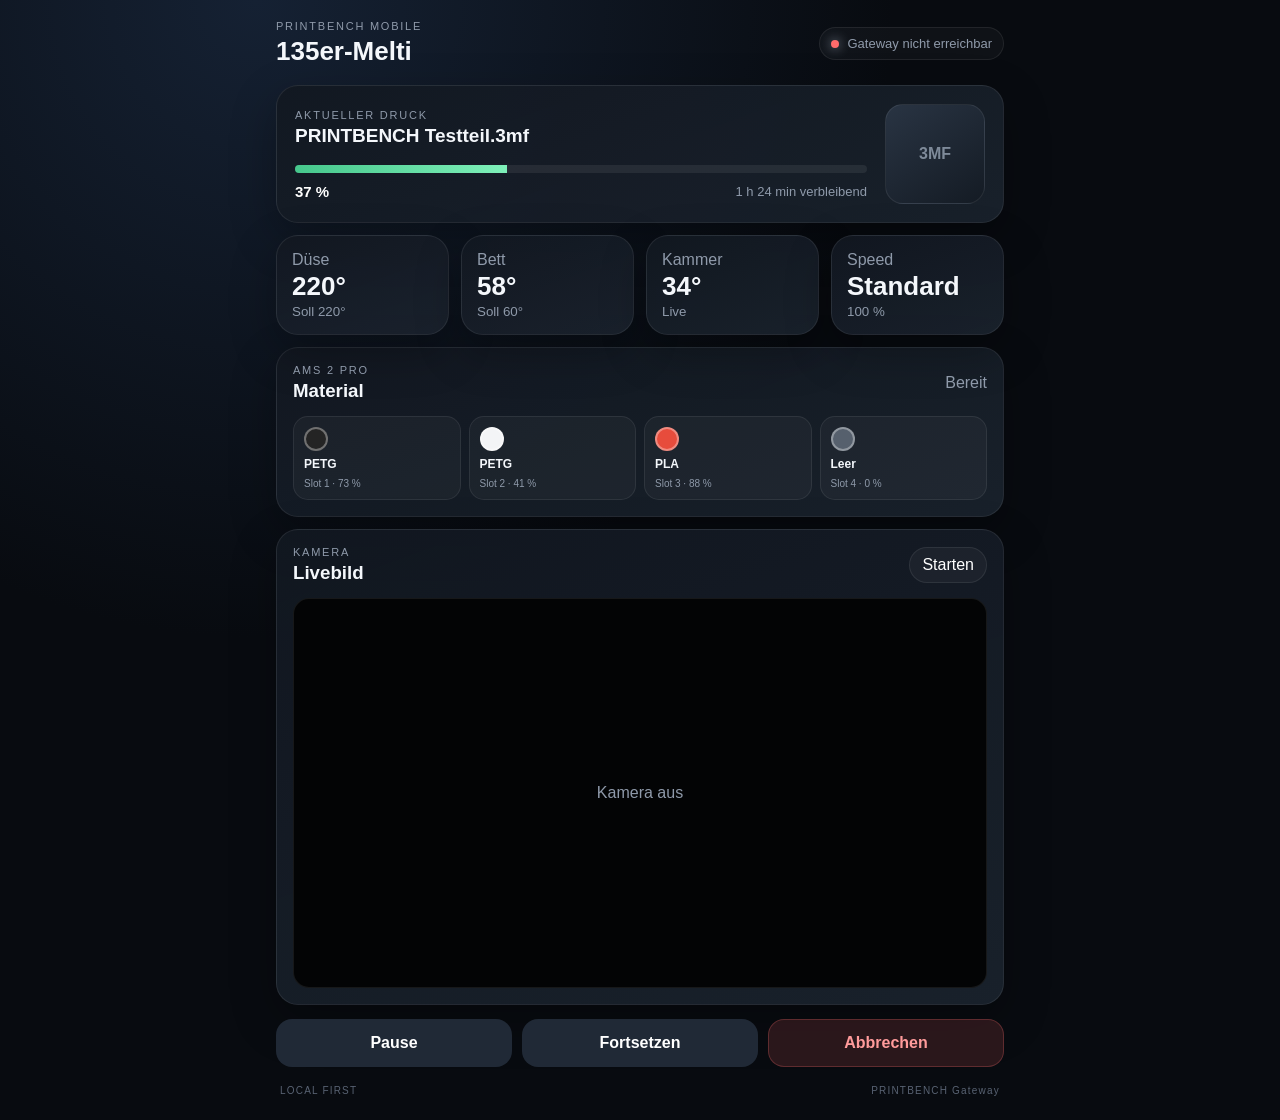
<file: mobile/index.html>
<!doctype html>
<html lang="de">
<head>
  <meta charset="utf-8" />
  <meta name="viewport" content="width=device-width, initial-scale=1, viewport-fit=cover" />
  <meta name="theme-color" content="#0b0f14" />
  <meta name="apple-mobile-web-app-capable" content="yes" />
  <meta name="apple-mobile-web-app-status-bar-style" content="black-translucent" />
  <meta name="apple-mobile-web-app-title" content="PRINTBENCH" />
  <link rel="manifest" href="./manifest.webmanifest" />
  <link rel="stylesheet" href="./styles.css" />
  <title>PRINTBENCH Mobile</title>
</head>
<body>
  <main class="app-shell">
    <header class="topbar">
      <div>
        <p class="eyebrow">PRINTBENCH MOBILE</p>
        <h1 id="printerName">135er-Melti</h1>
      </div>
      <div class="status-pill" id="connectionState"><span class="dot"></span><span>Verbinde…</span></div>
    </header>

    <section class="hero card">
      <div class="hero-copy">
        <p class="label">Aktueller Druck</p>
        <h2 id="jobName">Kein aktiver Druck</h2>
        <div class="progress-track"><div id="progressBar" class="progress-bar"></div></div>
        <div class="hero-meta">
          <strong id="progressText">0 %</strong>
          <span id="remainingTime">Bereit</span>
        </div>
      </div>
      <div class="preview" id="preview"><span>3MF</span></div>
    </section>

    <section class="metrics-grid">
      <article class="metric card"><span>Düse</span><strong id="nozzleTemp">--°</strong><small id="nozzleTarget">Soll --°</small></article>
      <article class="metric card"><span>Bett</span><strong id="bedTemp">--°</strong><small id="bedTarget">Soll --°</small></article>
      <article class="metric card"><span>Kammer</span><strong id="chamberTemp">--°</strong><small>Live</small></article>
      <article class="metric card"><span>Speed</span><strong id="speedLevel">--</strong><small id="speedPercent">-- %</small></article>
    </section>

    <section class="card section-card">
      <div class="section-head"><div><p class="label">AMS 2 Pro</p><h3>Material</h3></div><span id="amsStatus" class="muted">–</span></div>
      <div id="amsSlots" class="ams-grid"></div>
    </section>

    <section class="card section-card camera-card">
      <div class="section-head"><div><p class="label">Kamera</p><h3>Livebild</h3></div><button id="cameraToggle" class="ghost-button" type="button">Starten</button></div>
      <div id="cameraViewport" class="camera-viewport"><span>Kamera aus</span></div>
    </section>

    <section class="actions">
      <button id="pauseButton" class="action secondary" type="button">Pause</button>
      <button id="resumeButton" class="action secondary" type="button">Fortsetzen</button>
      <button id="stopButton" class="action danger" type="button">Abbrechen</button>
    </section>

    <footer class="footer">
      <span>LOCAL FIRST</span>
      <span id="gatewayLabel">PRINTBENCH Gateway</span>
    </footer>
  </main>
  <script type="module" src="./app.js"></script>
</body>
</html>
</file>
<file: mobile/styles.css>
:root {
  color-scheme: dark;
  font-family: Inter, ui-sans-serif, -apple-system, BlinkMacSystemFont, "Segoe UI", sans-serif;
  background: #080b10;
  color: #f4f7fb;
  --panel: rgba(18, 24, 33, 0.92);
  --panel-2: rgba(27, 35, 46, 0.9);
  --line: rgba(255,255,255,.08);
  --muted: #8f9aaa;
  --accent: #67e8a5;
  --danger: #ff6b6b;
}
* { box-sizing: border-box; }
body { margin: 0; min-height: 100vh; background: radial-gradient(circle at 20% 0%, #152133 0, #080b10 42%); }
button { font: inherit; }
.app-shell { width: min(100%, 760px); margin: 0 auto; padding: max(20px, env(safe-area-inset-top)) 16px max(24px, env(safe-area-inset-bottom)); }
.topbar, .section-head, .hero-meta, .footer { display: flex; align-items: center; justify-content: space-between; gap: 14px; }
.topbar { margin-bottom: 18px; }
.eyebrow, .label { margin: 0; font-size: 11px; letter-spacing: .16em; text-transform: uppercase; color: var(--muted); }
h1 { margin: 4px 0 0; font-size: 26px; }
h2, h3 { margin: 4px 0 0; }
.status-pill { display: inline-flex; align-items: center; gap: 8px; padding: 8px 11px; border: 1px solid var(--line); border-radius: 999px; background: rgba(255,255,255,.03); color: var(--muted); font-size: 13px; }
.dot { width: 8px; height: 8px; border-radius: 50%; background: #f5b94c; box-shadow: 0 0 12px currentColor; }
.status-pill.online .dot { background: var(--accent); }
.status-pill.offline .dot { background: var(--danger); }
.card { border: 1px solid var(--line); border-radius: 22px; background: linear-gradient(160deg, var(--panel), var(--panel-2)); box-shadow: 0 16px 46px rgba(0,0,0,.28); }
.hero { padding: 18px; display: grid; grid-template-columns: 1fr 100px; gap: 18px; align-items: center; }
.hero h2 { font-size: 19px; }
.progress-track { width: 100%; height: 8px; margin-top: 18px; background: rgba(255,255,255,.07); border-radius: 999px; overflow: hidden; }
.progress-bar { height: 100%; width: 0; background: linear-gradient(90deg, #46c78c, #7ef0b9); transition: width .3s ease; }
.hero-meta { margin-top: 10px; color: var(--muted); font-size: 13px; }
.hero-meta strong { color: #fff; font-size: 15px; }
.preview { aspect-ratio: 1; border-radius: 18px; display: grid; place-items: center; background: linear-gradient(145deg,#293443,#141b24); border: 1px solid var(--line); color: #7e8a99; font-weight: 800; }
.metrics-grid { display: grid; grid-template-columns: repeat(2, minmax(0,1fr)); gap: 12px; margin: 12px 0; }
.metric { padding: 15px; display: grid; gap: 3px; }
.metric span, .metric small, .muted { color: var(--muted); }
.metric strong { font-size: 26px; line-height: 1.1; }
.section-card { padding: 16px; margin-top: 12px; }
.ams-grid { display: grid; grid-template-columns: repeat(4, minmax(0,1fr)); gap: 8px; margin-top: 14px; }
.ams-slot { min-height: 84px; border-radius: 15px; padding: 10px; background: rgba(255,255,255,.035); border: 1px solid var(--line); display: grid; align-content: space-between; }
.ams-color { width: 24px; height: 24px; border-radius: 50%; border: 2px solid rgba(255,255,255,.35); }
.ams-slot strong { font-size: 12px; }
.ams-slot small { color: var(--muted); font-size: 10px; }
.ghost-button { border: 1px solid var(--line); color: #fff; background: rgba(255,255,255,.04); border-radius: 999px; padding: 8px 12px; }
.camera-viewport { margin-top: 14px; aspect-ratio: 16/9; border-radius: 16px; background: #030405; border: 1px solid var(--line); display: grid; place-items: center; overflow: hidden; color: var(--muted); }
.camera-viewport img, .camera-viewport video { width: 100%; height: 100%; object-fit: cover; }
.actions { display: grid; grid-template-columns: repeat(3, 1fr); gap: 10px; margin-top: 14px; }
.action { border: 0; border-radius: 16px; padding: 14px 10px; color: #fff; font-weight: 700; background: #202936; }
.action:active { transform: translateY(1px); }
.action.danger { background: rgba(255,107,107,.14); color: #ff9b9b; border: 1px solid rgba(255,107,107,.25); }
.footer { padding: 18px 4px 0; color: #586272; font-size: 10px; letter-spacing: .12em; }
@media (min-width: 640px) { .metrics-grid { grid-template-columns: repeat(4,1fr); } }
</file>
